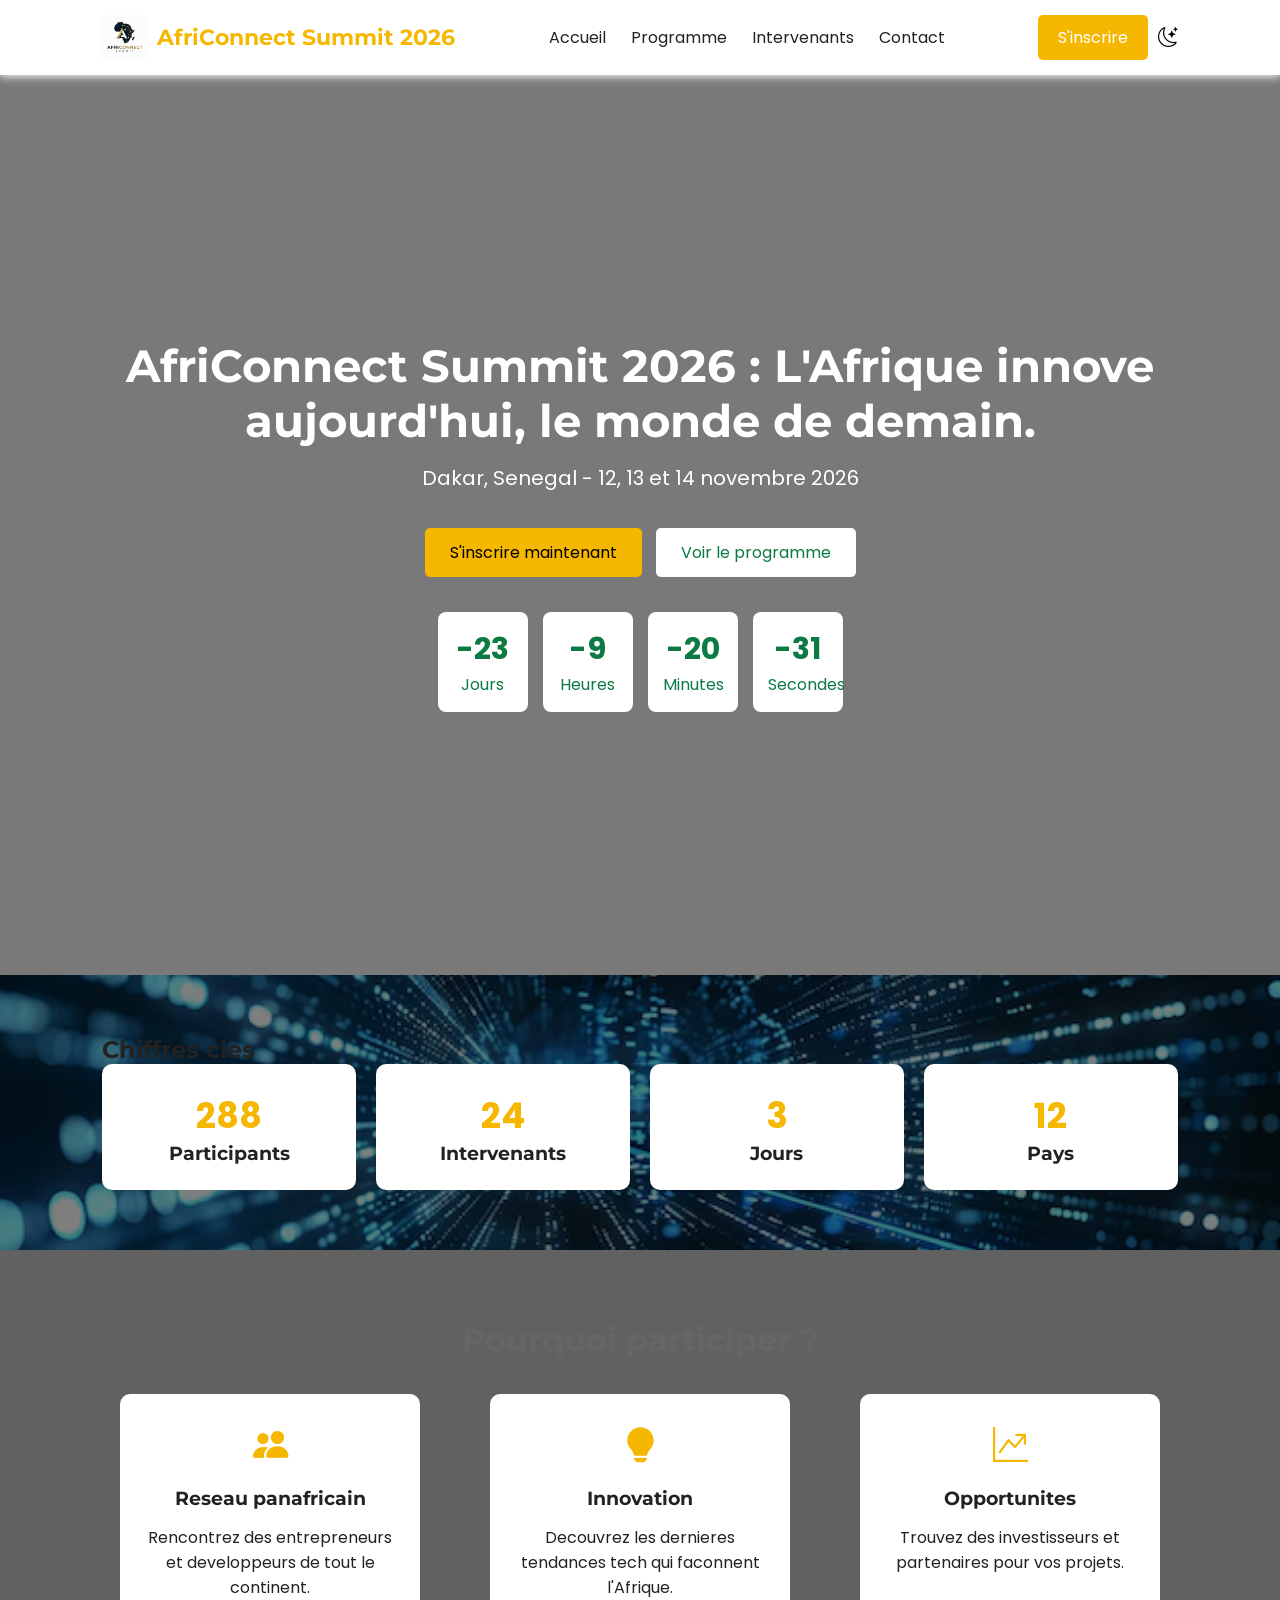
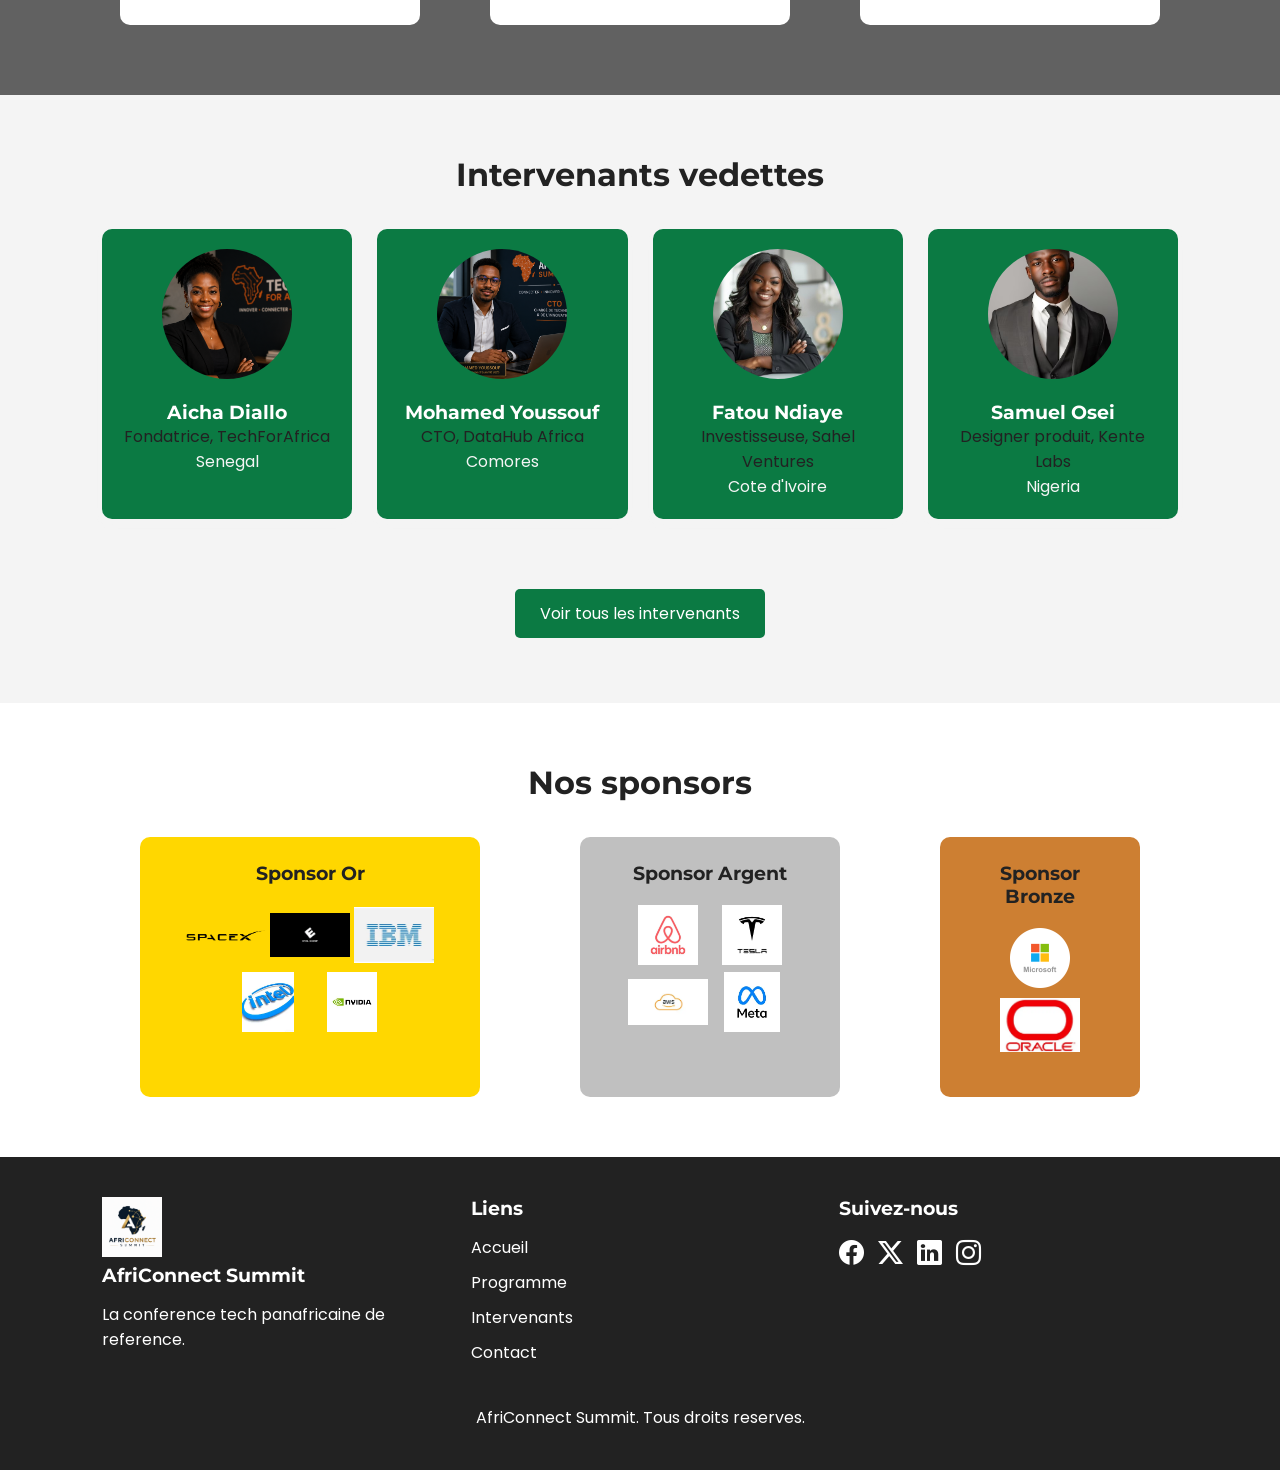
<file: index.html>
<!DOCTYPE html>
<html lang="fr">
<head>
    <meta charset="UTF-8">
    <meta name="viewport" content="width=device-width, initial-scale=1.0">
    <title>AfriConnect Summit 2026 - Accueil</title>

    <link rel="stylesheet" href="https://cdn.jsdelivr.net/npm/bootstrap-icons@1.11.3/font/bootstrap-icons.css">
    <link rel="stylesheet" href="css/style.css">
</head>
<body>

    <header>
        <nav class="navbar" id="navbar">
            <a href="index.html" class="logo">
                 <img src="images/logo.png" alt="">
                AfriConnect Summit 2026
            </a>

            <ul class="nav-links" id="navLinks">
                <li><a href="index.html">Accueil</a></li>
                <li><a href="programme.html">Programme</a></li>
                <li><a href="intervenants.html">Intervenants</a></li>
                <li><a href="contact.html">Contact</a></li>
            </ul>

            <div class="nav-actions">
                <a href="contact.html" class="nav-cta">S'inscrire</a>

                <button id="themeToggle">
                    <i class="bi bi-moon-stars"></i>
                </button>

                <button id="hamburger" class="hamburger">
                    <i class="bi bi-list"></i>
                </button>
            </div>
        </nav>
    </header>

    <main>

        <!-- hero -->
        <section class="hero" id="hero">
             <video class="hero-video" autoplay muted loop playsinline>
            <source src="images/hero.mp4"></video>
            <div class="hero-content">
                <h1>AfriConnect Summit 2026 : L'Afrique innove aujourd'hui, le monde de demain.</h1>
                <p class="hero-subtitle">Dakar, Senegal - 12, 13 et 14 novembre 2026</p>

                <div class="hero-buttons">
                    <a href="contact.html" class="btn btn-primary">S'inscrire maintenant</a>
                    <a href="programme.html" class="btn btn-secondary">Voir le programme</a>
                </div>

                <!-- compte a rebours-->
                <div class="countdown" id="countdown">
                    <div class="countdown-item">
                        <span id="days">00</span>
                        <p>Jours</p>
                    </div>
                    <div class="countdown-item">
                        <span id="hours">00</span>
                        <p>Heures</p>
                    </div>
                    <div class="countdown-item">
                        <span id="minutes">00</span>
                        <p>Minutes</p>
                    </div>
                    <div class="countdown-item">
                        <span id="seconds">00</span>
                        <p>Secondes</p>
                    </div>
                </div>
            </div>
        </section>

        <!-- chiffres cles -->
        <section class="stats" id="stats">
            <h2>Chiffres cles</h2>
            <div class="stats-grid">
                <article class="stat-card">
                    <span class="stat-number" data-target="1200">0</span>
                    <h3>Participants</h3>
                </article>
                <article class="stat-card">
                    <span class="stat-number" data-target="48">0</span>
                    <h3>Intervenants</h3>
                </article>
                <article class="stat-card">
                    <span class="stat-number" data-target="3">0</span>
                    <h3>Jours</h3>
                </article>
                <article class="stat-card">
                    <span class="stat-number" data-target="12">0</span>
                    <h3>Pays</h3>
                </article>
            </div>
        </section>

        <!-- pourquoi participer -->
        <section class="why" id="why">
             <video class="why-video" autoplay muted loop playsinline>
                <source src="images/why.mp4">
             </video>
            <h2>Pourquoi participer ?</h2>
            <div class="why-flex">
                <article class="why-card">
                    <i class="bi bi-people-fill"></i>
                    <h3>Reseau panafricain</h3>
                    <p>Rencontrez des entrepreneurs et developpeurs de tout le continent.</p>
                </article>
                <article class="why-card">
                    <i class="bi bi-lightbulb-fill"></i>
                    <h3>Innovation</h3>
                    <p>Decouvrez les dernieres tendances tech qui faconnent l'Afrique.</p>
                </article>
                <article class="why-card">
                    <i class="bi bi-graph-up-arrow"></i>
                    <h3>Opportunites</h3>
                    <p>Trouvez des investisseurs et partenaires pour vos projets.</p>
                </article>
            </div>
        </section>

        <!-- intervenant vedettes  -->
        <section class="featured-speakers" id="featuredSpeakers">
            <h2>Intervenants vedettes</h2>
            <div class="speakers-grid">
                <article class="speaker-card">
                    <img src="images/fondatrice.png" alt="Aicha Diallo">
                    <h3>Aicha Diallo</h3>
                    <p>Fondatrice, TechForAfrica</p>
                    <span>Senegal</span>
                </article>
                <article class="speaker-card">
                    <img src="images/ctoC.png" alt="mohamed Youssouf">
                    <h3>Mohamed Youssouf</h3>
                    <p>CTO, DataHub Africa</p>
                    <span>Comores</span>
                </article>
                <article class="speaker-card">
                    <img src="images/invessti.jpg" alt="Fatou Ndiaye">
                    <h3>Fatou Ndiaye</h3>
                    <p>Investisseuse, Sahel Ventures</p>
                    <span>Cote d'Ivoire</span>
                </article>
                <article class="speaker-card">
                    <img src="images/DesignerC.avif" alt="Samuel Osei">
                    <h3>Samuel Osei</h3>
                    <p>Designer produit, Kente Labs</p>
                    <span>Nigeria</span>
                </article>
            </div>
            <a href="intervenants.html" class="btn btn-secondary">Voir tous les intervenants</a>
        </section>

        <!-- sponsors -->
        <section class="sponsors" id="sponsors">
            <h2>Nos sponsors</h2>
            <div class="sponsors-flex">
                <div class="sponsor-tier sponsor-gold">
                    <h3> Sponsor Or</h3>
                    <img src="images/SpaceX-Emblema.png" alt="logo SpaceX" class="sponsor-logo"> 
                    <img src="images/evil.webp" alt="logo Evil" class="sponsor-logo">
                    <img src="images/ibm.webp" alt="logo IBM" class="sponsor-logo">
                    <img src="images/intel.webp" alt="logo Intel" class="sponsor-logo">
                    <img src="images/nvi.webp" alt="logo NVI" class="sponsor-logo">
                </div>
                <div class="sponsor-tier sponsor-silver">
                    <h3>Sponsor Argent</h3>
                    <img src="images/airbnb.webp" alt="logo Airbnb" class="sponsor-logo">
                    <img src="images/teslar.webp" alt="logo Tesla" class="sponsor-logo">
                    <img src="images/aws.webp" alt="logo AWS" class="sponsor-logo">
                    <img src="images/meta.webp" alt="logo Meta" class="sponsor-logo">
                </div>
                <div class="sponsor-tier sponsor-bronze">
                    <h3>Sponsor Bronze</h3>
                    <img src="images/microsoft.webp" alt="logo Microsoft" class="sponsor-logo">
                    <img src="images/oracle.webp" alt="logo Oracle" class="sponsor-logo">
                </div>
            </div>
        </section>

    </main>

    <footer>
        <div class="footer-flex">
            <div class="footer-col">
                 <img src="images/logo.png" alt="logo footer" class="footer-logo">
                <h3>AfriConnect Summit</h3>
                <p>La conference tech panafricaine de reference.</p>
            </div>
            <div class="footer-col">
                <h3>Liens</h3>
                <ul>
                    <li><a href="index.html">Accueil</a></li>
                    <li><a href="programme.html">Programme</a></li>
                    <li><a href="intervenants.html">Intervenants</a></li>
                    <li><a href="contact.html">Contact</a></li>
                </ul>
            </div>
            <div class="footer-col">
                <h3>Suivez-nous</h3>
                <div class="social-icons">
                    <a href=""><i class="bi bi-facebook"></i></a>
                    <a href=""><i class="bi bi-twitter-x"></i></a>
                    <a href=""><i class="bi bi-linkedin"></i></a>
                    <a href=""><i class="bi bi-instagram"></i></a>
                </div>
            </div>
        </div>
        <p class="copyright"> <span id="year"></span> AfriConnect Summit. Tous droits reserves.</p>
        <button id="backToTop">
            <i class="bi bi-arrow-up"></i>
        </button>
    </footer>

    <script src="js/main.js"></script>
</body>
</html>
</file>
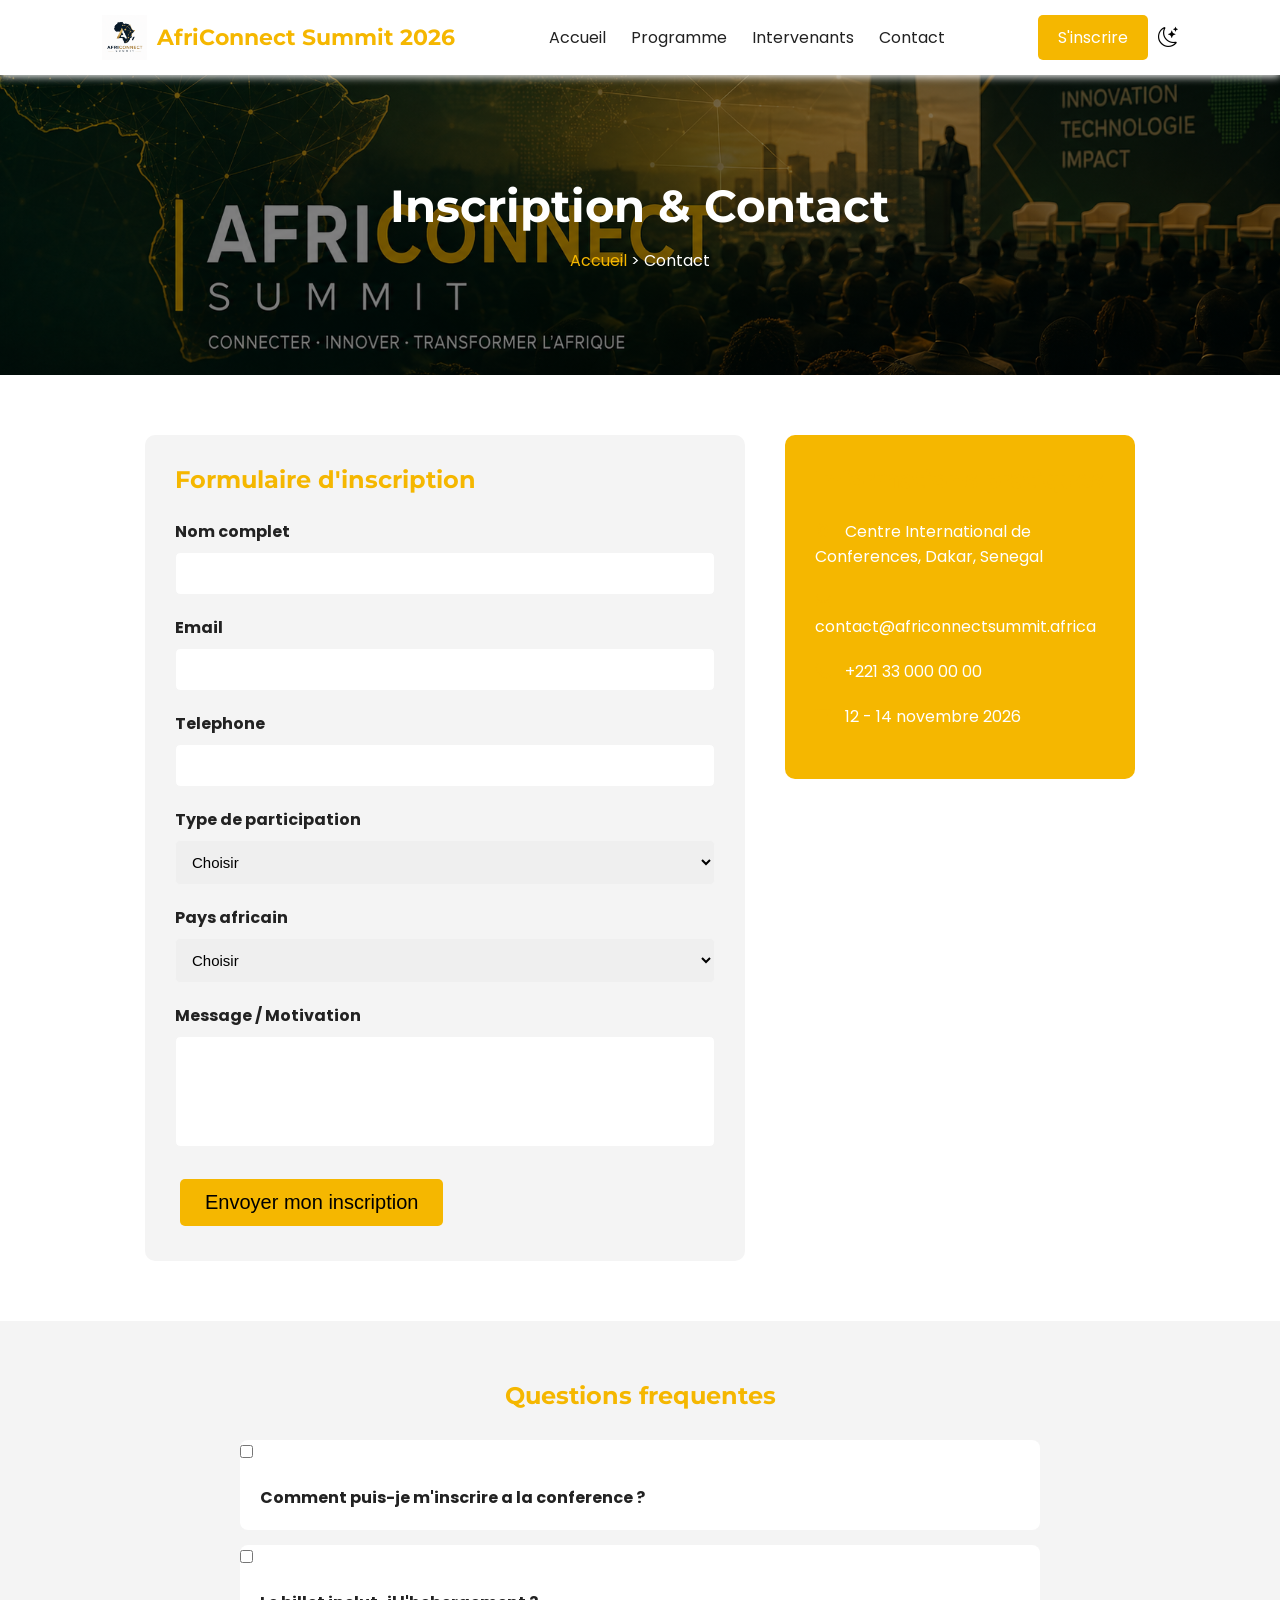
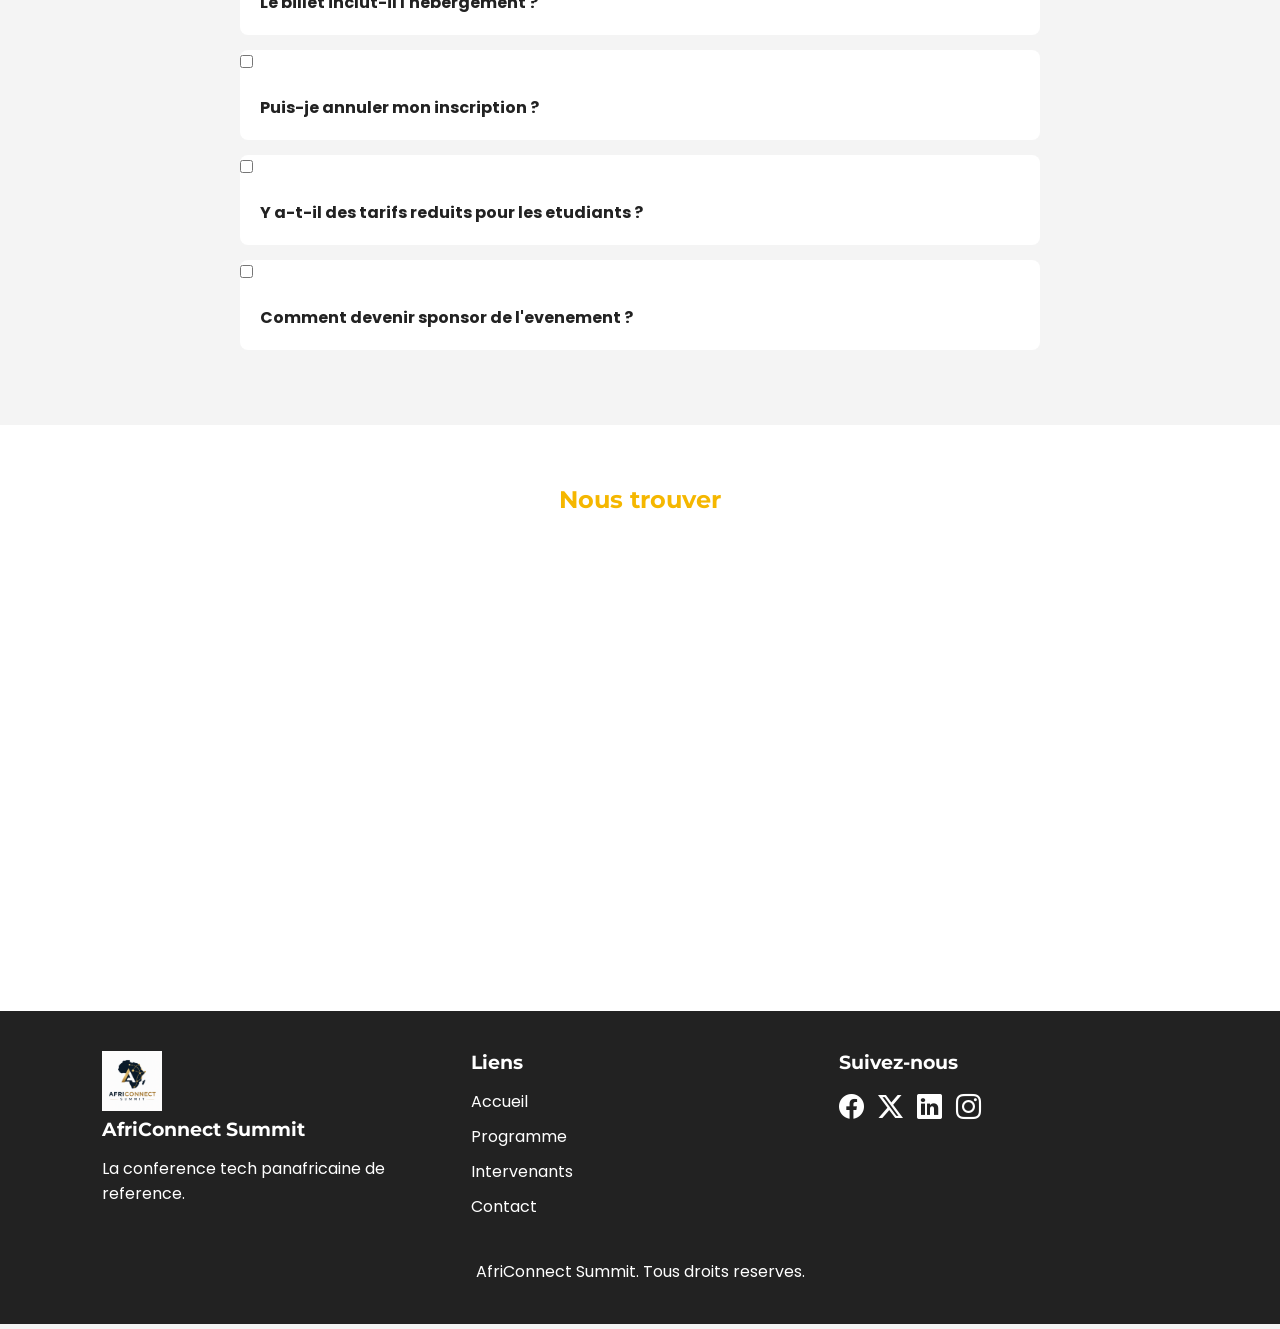
<file: contact.html>
<!DOCTYPE html>
<html lang="fr">
<head>
    <meta charset="UTF-8">
    <meta name="viewport" content="width=device-width, initial-scale=1.0">
    <title>AfriConnect Summit 2026 - Inscription & Contact</title>

    <link rel="stylesheet" href="https://cdn.jsdelivr.net/npm/bootstrap-icons@1.11.3/font/bootstrap-icons.css">
    <link rel="stylesheet" href="css/style.css">
</head>
<body>

    <header>
        <nav class="navbar" id="navbar">
            <a href="index.html" class="logo">
                 <img src="images/logo.png" alt="">
                AfriConnect Summit 2026
            </a>

            <ul class="nav-links" id="navLinks">
                <li><a href="index.html">Accueil</a></li>
                <li><a href="programme.html">Programme</a></li>
                <li><a href="intervenants.html">Intervenants</a></li>
                <li><a href="contact.html" class="active">Contact</a></li>
            </ul>

            <div class="nav-actions">
                <a href="contact.html" class="nav-cta">S'inscrire</a>
                <button id="themeToggle">
                    <i class="bi bi-moon-stars"></i>
                </button>
                <button id="hamburger" class="hamburger">
                    <i class="bi bi-list"></i>
                </button>
            </div>
        </nav>
    </header>

    <main>

        <section class="page-hero">
            <h1>Inscription & Contact</h1>
            <nav>
                <a href="index.html">Accueil</a> > <span>Contact</span>
            </nav>
        </section>

        <!-- formulaire d'inscription -->
        <section class="contact-section" id="contactSection">
            <div class="contact-flex">

                <form id="registrationForm" class="registration-form" novalidate>
                    <h2>Formulaire d'inscription</h2>

                    <div class="form-group">
                        <label for="fullName">Nom complet</label>
                        <input type="text" id="fullName" name="fullName">
                        <span class="error-message" id="fullNameError"></span>
                    </div>

                    <div class="form-group">
                        <label for="email">Email</label>
                        <input type="email" id="email" name="email">
                        <span class="error-message" id="emailError"></span>
                    </div>

                    <div class="form-group">
                        <label for="phone">Telephone</label>
                        <input type="tel" id="phone" name="phone">
                        <span class="error-message" id="phoneError"></span>
                    </div>

                    <div class="form-group">
                        <label for="participationType">Type de participation</label>
                        <select id="participationType" name="participationType">
                            <option value="type de participation"> Choisir</option>
                            <option value="participant">Participant</option>
                            <option value="intervenant">Intervenant</option>
                            <option value="sponsor">Sponsor</option>
                            <option value="presse">Presse</option>
                        </select>
                        <span class="error-message" id="participationTypeError"></span>
                    </div>

                    <div class="form-group">
                        <label for="country">Pays africain</label>
                        <select id="country" name="country">
                            <option value="pays">Choisir</option>
                            <option value="Comores">Comores</option>
                            <option value="senegal">Senegal</option>
                            <option value="ghana">Ghana</option>
                            <option value="nigeria">Nigeria</option>
                            <option value="maroc">Maroc</option>
                            <option value="mali">Mali</option>
                            <option value="rdc">RDC</option>
                            <option value="cameroun">Cameroun</option>
                            <option value="kenya">Kenya</option>
                            <option value="tunisie">Tunisie</option>
                            <option value="benin">Benin</option>
                        </select>
                        <span class="error-message" id="countryError"></span>
                    </div>

                    <div class="form-group">
                        <label for="message">Message / Motivation</label>
                        <textarea id="message" name="message" rows="5" required></textarea>
                        <span class="error-message" id="messageError"></span>
                    </div>

                    <button type="submit" class="btn btn-primary">Envoyer mon inscription</button>

                    <p class="success-message" id="successMessage">Votre inscription a bien ete envoyee !</p>
                </form>

                <aside class="contact-info">
                    <h2>Informations pratiques</h2>
                    <p><i class="bi bi-geo-alt"></i> Centre International de Conferences, Dakar, Senegal</p>
                    <p><i class="bi bi-envelope"></i> contact@africonnectsummit.africa</p>
                    <p><i class="bi bi-telephone"></i> +221 33 000 00 00</p>
                    <p><i class="bi bi-calendar-event"></i> 12 - 14 novembre 2026</p>
                </aside>

            </div>
        </section>

        <!-- faq -->
        <section class="faq" id="faq">
            <h2>Questions frequentes</h2>

            <div class="accordion">
                <div class="accordion-item">
                    <input type="checkbox" id="faq1" class="accordion-toggle">
                    <label for="faq1" class="accordion-header">Comment puis-je m'inscrire a la conference ?</label>
                    <div class="accordion-content">
                        <p>Remplissez le formulaire d'inscription ci-dessus avec vos informations personnelles.</p>
                    </div>
                </div>

                <div class="accordion-item">
                    <input type="checkbox" id="faq2" class="accordion-toggle">
                    <label for="faq2" class="accordion-header">Le billet inclut-il l'hebergement ?</label>
                    <div class="accordion-content">
                        <p>Non, l'hebergement n'est pas inclus mais des partenaires hoteliers seront proposes.</p>
                    </div>
                </div>

                <div class="accordion-item">
                    <input type="checkbox" id="faq3" class="accordion-toggle">
                    <label for="faq3" class="accordion-header">Puis-je annuler mon inscription ?</label>
                    <div class="accordion-content">
                        <p>Oui, l'annulation est possible jusqu'a 30 jours avant l'evenement.</p>
                    </div>
                </div>

                <div class="accordion-item">
                    <input type="checkbox" id="faq4" class="accordion-toggle">
                    <label for="faq4" class="accordion-header">Y a-t-il des tarifs reduits pour les etudiants ?</label>
                    <div class="accordion-content">
                        <p>Oui, un tarif etudiant est disponible sur presentation d'une carte etudiante valide.</p>
                    </div>
                </div>

                <div class="accordion-item">
                    <input type="checkbox" id="faq5" class="accordion-toggle">
                    <label for="faq5" class="accordion-header">Comment devenir sponsor de l'evenement ?</label>
                    <div class="accordion-content">
                        <p>Contactez-nous directement par email pour recevoir notre dossier de partenariat.</p>
                    </div>
                </div>
            </div>
        </section>

        <!-- carte -->
        <section class="map-section" id="mapSection">
            <h2>Nous trouver</h2>
            <iframe
                src="https://www.google.com/maps/embed?pb=!1m18!1m12!1m3!1d3858.9!2d-17.4676!3d14.7167!2m3!1f0!2f0!3f0!3m2!1i1024!2i768!4f13.1!3m3!1m2!1s0x0%3A0x0!2zMTTCsDQzJzAwLjEiTiAxN8KwMjgnMDMuNCJX!5e0!3m2!1sfr!2ssn!4v1234567890"
                width="900"
                height="400"
                style="border:0;"
                allowfullscreen=""
                loading="lazy">
            </iframe>
        </section>

    </main>

    <footer>
        <div class="footer-flex">
            <div class="footer-col">
                 <img src="images/logo.png" alt="" class="footer-logo">
                <h3>AfriConnect Summit</h3>
                <p>La conference tech panafricaine de reference.</p>
            </div>
            <div class="footer-col">
                <h3>Liens</h3>
                <ul>
                    <li><a href="index.html">Accueil</a></li>
                    <li><a href="programme.html">Programme</a></li>
                    <li><a href="intervenants.html">Intervenants</a></li>
                    <li><a href="contact.html">Contact</a></li>
                </ul>
            </div>
            <div class="footer-col">
                <h3>Suivez-nous</h3>
                <div class="social-icons">
                    <a href="#"><i class="bi bi-facebook"></i></a>
                    <a href="#"><i class="bi bi-twitter-x"></i></a>
                    <a href="#"><i class="bi bi-linkedin"></i></a>
                    <a href="#"><i class="bi bi-instagram"></i></a>
                </div>
            </div>
        </div>
        <p class="copyright"> <span id="year"></span> AfriConnect Summit. Tous droits reserves.</p>
        <button id="backToTop">
            <i class="bi bi-arrow-up"></i>
        </button>
    </footer>

    <script src="js/main.js"></script>
</body>
</html>
</file>
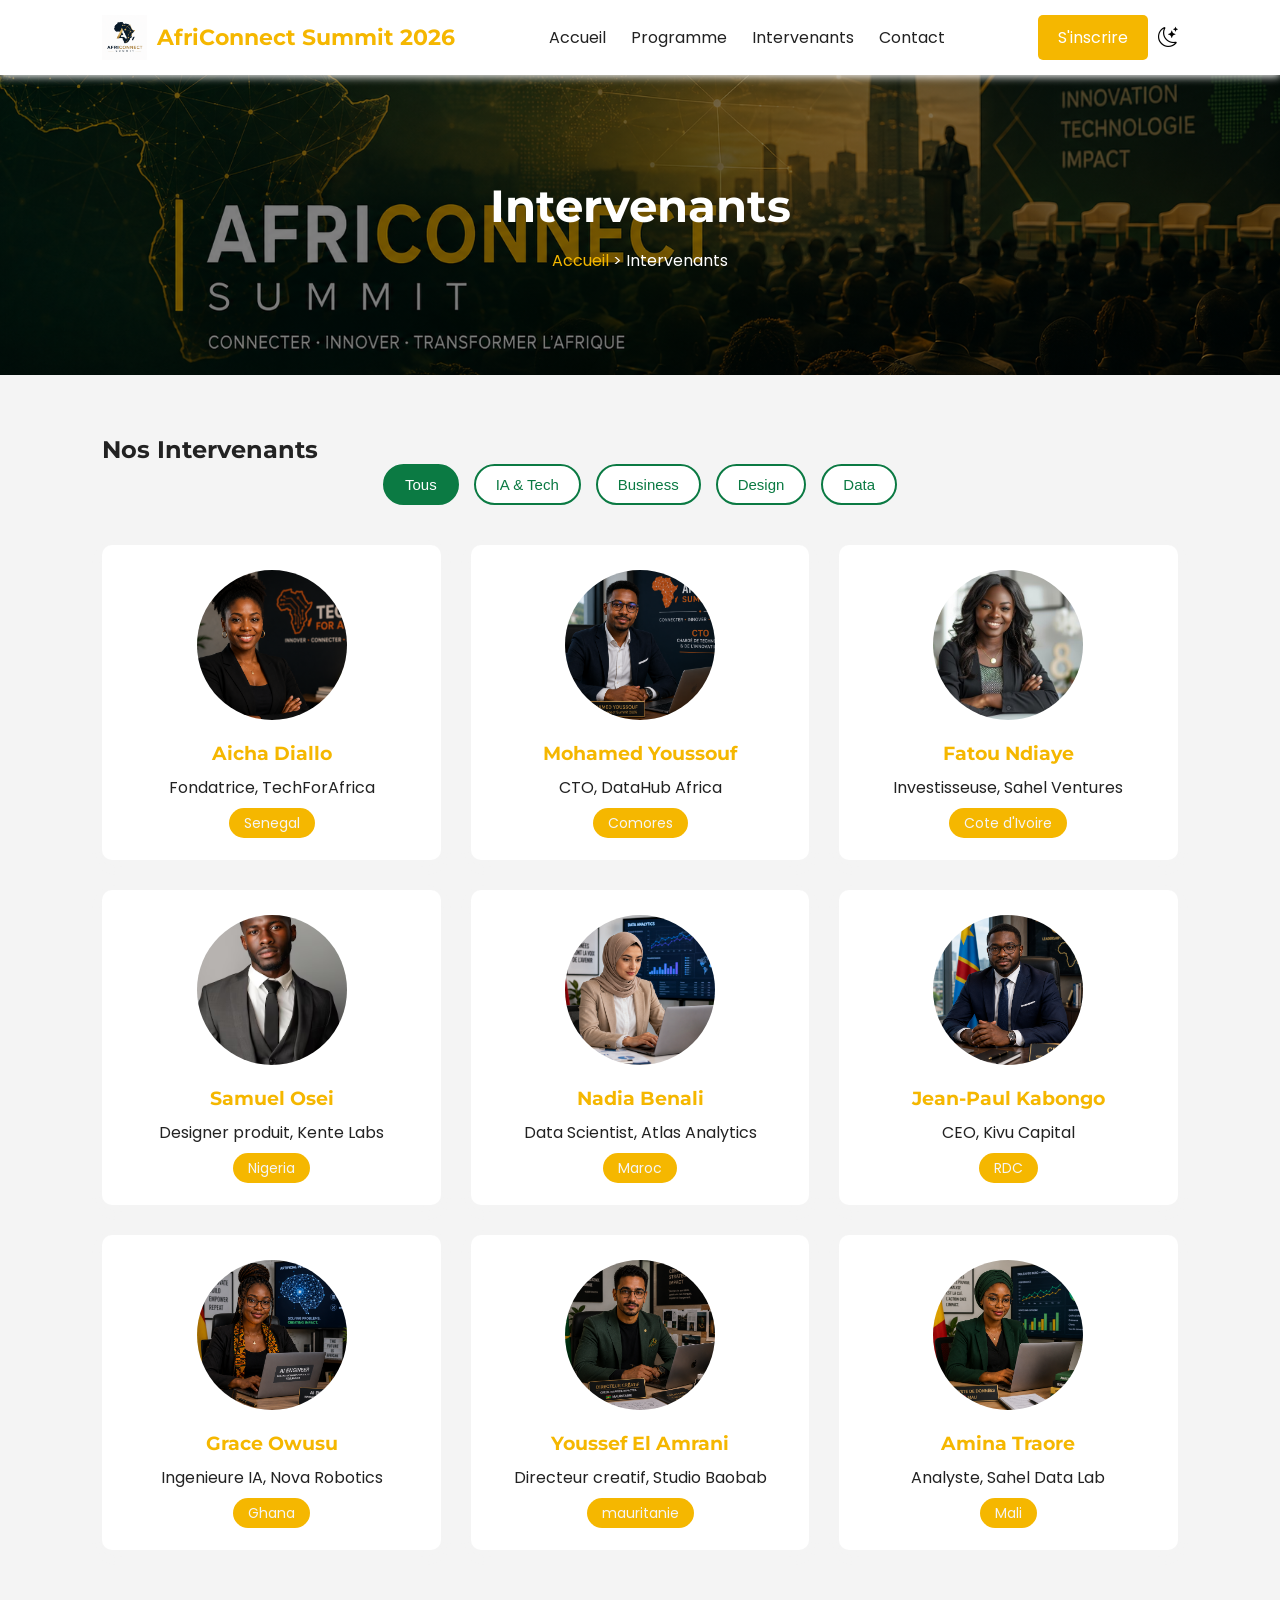
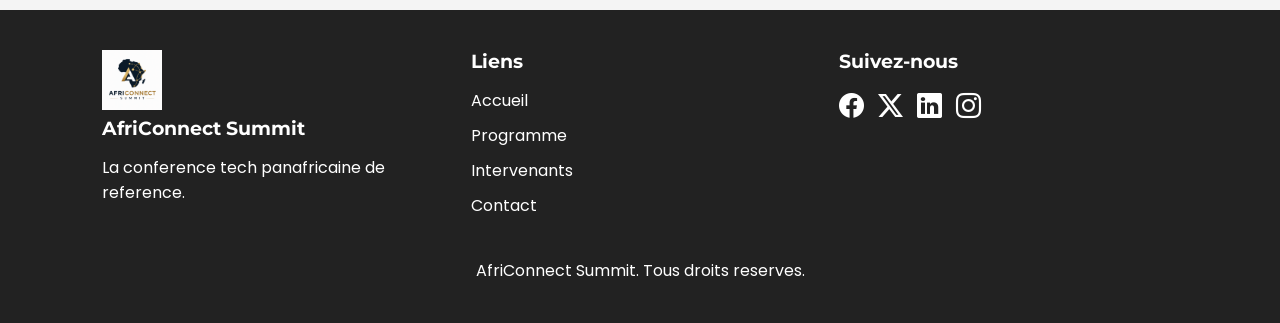
<file: intervenants.html>
<!DOCTYPE html>
<html lang="fr">
<head>
    <meta charset="UTF-8">
    <meta name="viewport" content="width=device-width, initial-scale=1.0">
    <title>AfriConnect Summit 2026 - Intervenants</title>
    
    <link rel="stylesheet" href="https://cdn.jsdelivr.net/npm/bootstrap-icons@1.11.3/font/bootstrap-icons.css">
    <link rel="stylesheet" href="css/style.css">
</head>
<body>

    <header>
        <nav class="navbar" id="navbar">
            <a href="index.html" class="logo">
                 <img src="images/logo.png" alt="">
                AfriConnect Summit 2026
            </a>

            <ul class="nav-links" id="navLinks">
                <li><a href="index.html">Accueil</a></li>
                <li><a href="programme.html">Programme</a></li>
                <li><a href="intervenants.html" class="active">Intervenants</a></li>
                <li><a href="contact.html">Contact</a></li>
            </ul>

            <div class="nav-actions">
                <a href="contact.html" class="nav-cta">S'inscrire</a>
                <button id="themeToggle">
                    <i class="bi bi-moon-stars"></i>
                </button>
                <button id="hamburger" class="hamburger">
                    <i class="bi bi-list"></i>
                </button>
            </div>
        </nav>
    </header>

    <main>

        <section class="page-hero">
            <h1>Intervenants</h1>
            <nav>
                <a href="index.html">Accueil</a> > <span>Intervenants</span>
            </nav>
        </section>

        <!-- filtrage avec JS -->
        <section class="speakers-page" id="speakersPage">
<h2>Nos Intervenants</h2>
            <div class="filters">
                <button class="filter-btn active" data-filter="tous">Tous</button>
                <button class="filter-btn" data-filter="ia-tech">IA & Tech</button>
                <button class="filter-btn" data-filter="business">Business</button>
                <button class="filter-btn" data-filter="design">Design</button>
                <button class="filter-btn" data-filter="data">Data</button>
            </div>

            <div class="speakers-full-grid">

                <article class="speaker-card" data-category="ia-tech">
                    <img src="images/fondatrice.png" alt="Aicha Diallo">
                    <h3>Aicha Diallo</h3>
                    <p>Fondatrice, TechForAfrica</p>
                    <span>Senegal</span>
                </article>

                <article class="speaker-card" data-category="ia-tech">
                    <img src="images/ctoC.png" alt="Mohamed Youssouf">
                    <h3>Mohamed Youssouf</h3>
                    <p>CTO, DataHub Africa</p>
                    <span>Comores</span>
                </article>

                <article class="speaker-card" data-category="business">
                    <img src="images/invessti.jpg" alt="Fatou Ndiaye">
                    <h3>Fatou Ndiaye</h3>
                    <p>Investisseuse, Sahel Ventures</p>
                    <span>Cote d'Ivoire</span>
                </article>

                <article class="speaker-card" data-category="design">
                    <img src="images/DesignerC.avif" alt="Samuel Osei">
                    <h3>Samuel Osei</h3>
                    <p>Designer produit, Kente Labs</p>
                    <span>Nigeria</span>
                </article>

                <article class="speaker-card" data-category="data">
                    <img src="images/maroc.png" alt="Nadia Benali">
                    <h3>Nadia Benali</h3>
                    <p>Data Scientist, Atlas Analytics</p>
                    <span>Maroc</span>
                </article>

                <article class="speaker-card" data-category="business">
                    <img src="images/rdc.png" alt="Jean-Paul Kabongo">
                    <h3>Jean-Paul Kabongo</h3>
                    <p>CEO, Kivu Capital</p>
                    <span>RDC</span>
                </article>

                <article class="speaker-card" data-category="ia-tech">
                    <img src="images/gn.png" alt="Grace Owusu">
                    <h3>Grace Owusu</h3>
                    <p>Ingenieure IA, Nova Robotics</p>
                    <span>Ghana</span>
                </article>

                <article class="speaker-card" data-category="design">
                    <img src="images/mauritanie.png" alt="Youssef El Amrani">
                    <h3>Youssef El Amrani</h3>
                    <p>Directeur creatif, Studio Baobab</p>
                    <span>mauritanie</span>
                </article>

                <article class="speaker-card" data-category="data">
                    <img src="images/mali.png" alt="Amina Traore">
                    <h3>Amina Traore</h3>
                    <p>Analyste, Sahel Data Lab</p>
                    <span>Mali</span>
                </article>

            </div>
        </section>

    </main>

    <footer>
        <div class="footer-flex">
            <div class="footer-col">
                 <img src="images/logo.png" alt="" class="footer-logo">
                <h3>AfriConnect Summit</h3>
                <p>La conference tech panafricaine de reference.</p>
            </div>
            <div class="footer-col">
                <h3>Liens</h3>
                <ul>
                    <li><a href="index.html">Accueil</a></li>
                    <li><a href="programme.html">Programme</a></li>
                    <li><a href="intervenants.html">Intervenants</a></li>
                    <li><a href="contact.html">Contact</a></li>
                </ul>
            </div>
            <div class="footer-col">
                <h3>Suivez-nous</h3>
                <div class="social-icons">
                    <a href="#"><i class="bi bi-facebook"></i></a>
                    <a href="#"><i class="bi bi-twitter-x"></i></a>
                    <a href="#"><i class="bi bi-linkedin"></i></a>
                    <a href="#"><i class="bi bi-instagram"></i></a>
                </div>
            </div>
        </div>
        <p class="copyright"> <span id="year"></span> AfriConnect Summit. Tous droits reserves.</p>
        <button id="backToTop">
            <i class="bi bi-arrow-up"></i>
        </button>
    </footer>

    <script src="js/main.js"></script>
</body>
</html>
</file>
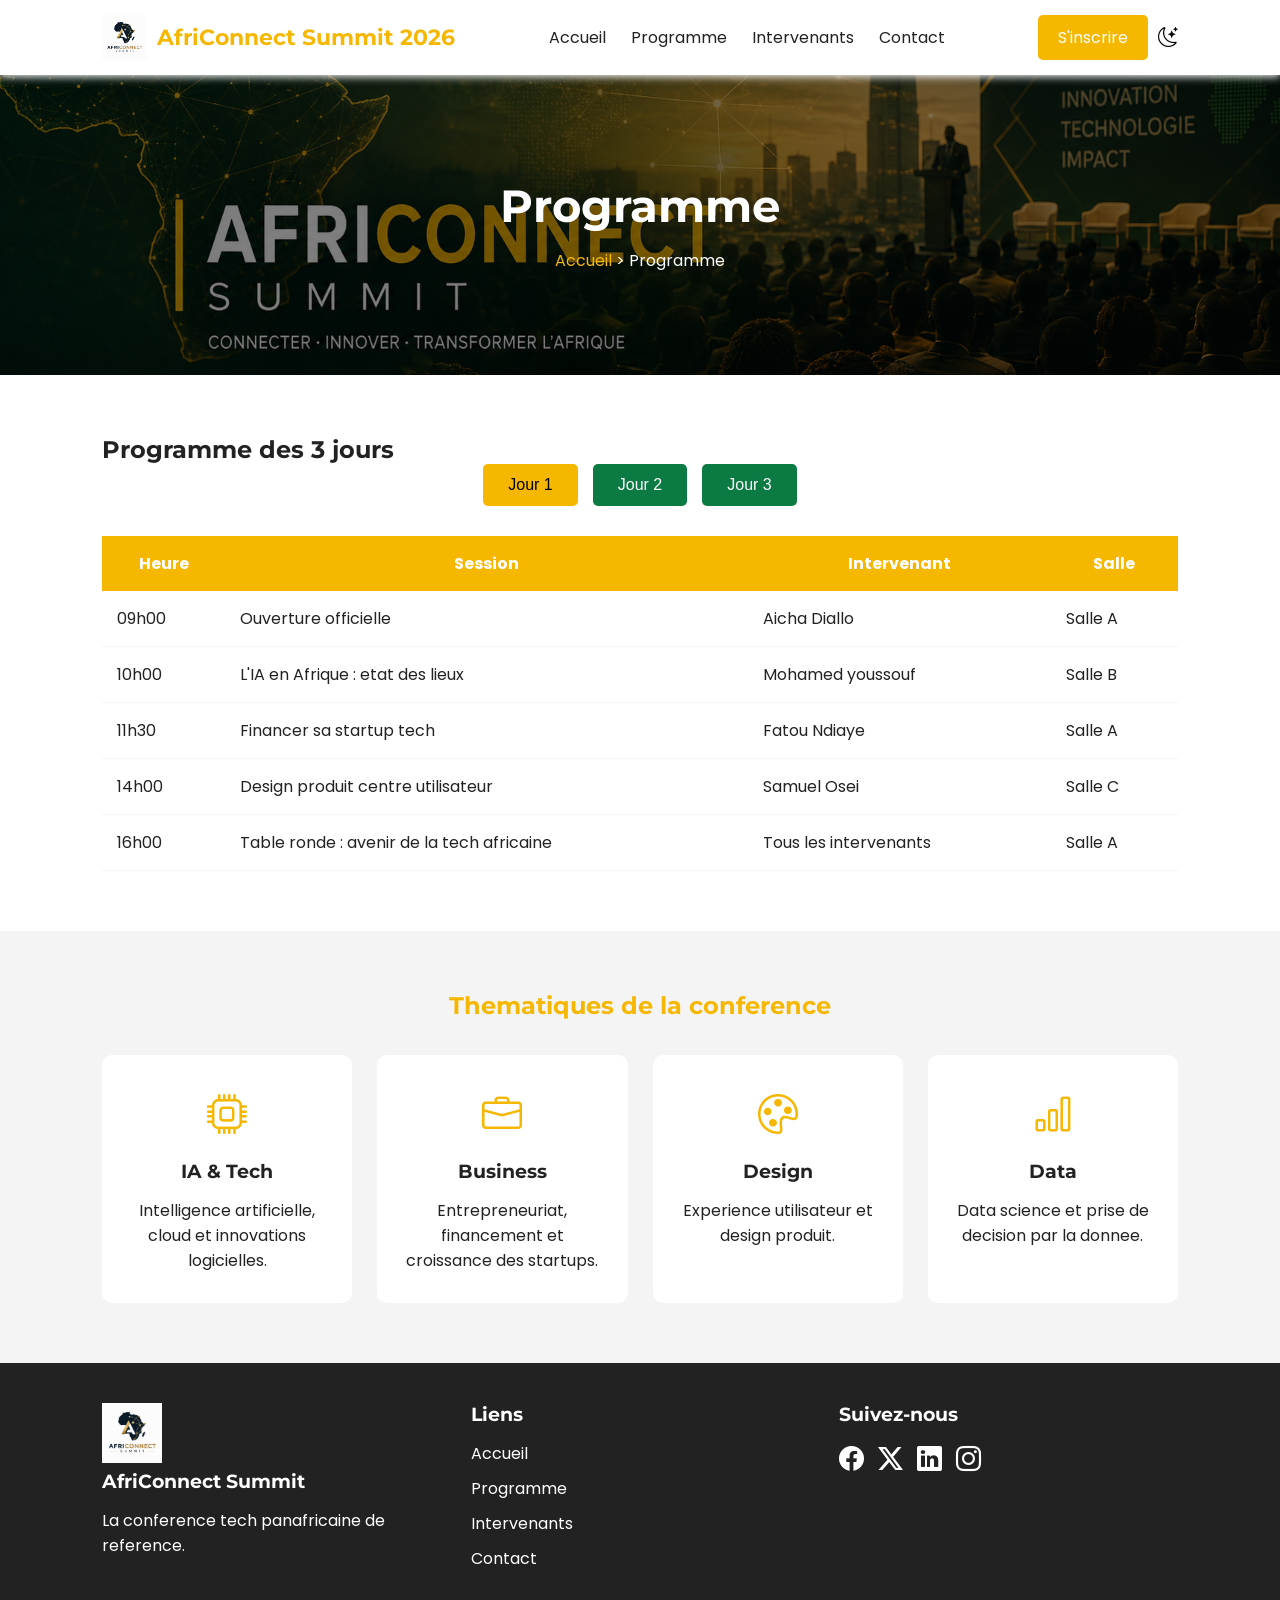
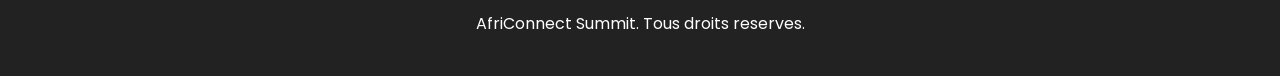
<file: programme.html>
<!DOCTYPE html>
<html lang="fr">
<head>
    <meta charset="UTF-8">
    <meta name="viewport" content="width=device-width, initial-scale=1.0">
    <title>AfriConnect Summit 2026 - Programme</title>

    <link rel="stylesheet" href="https://cdn.jsdelivr.net/npm/bootstrap-icons@1.11.3/font/bootstrap-icons.css">
    <link rel="stylesheet" href="css/style.css">
</head>
<body>

    <header>
        <nav class="navbar" id="navbar">
            <a href="index.html" class="logo">
                 <img src="images/logo.png" alt="">
                AfriConnect Summit 2026
                
            </a>
            <ul class="nav-links" id="navLinks">
                <li><a href="index.html">Accueil</a></li>
                <li><a href="programme.html" class="active">Programme</a></li>
                <li><a href="intervenants.html">Intervenants</a></li>
                <li><a href="contact.html">Contact</a></li>
            </ul>

            <div class="nav-actions">
                <a href="contact.html" class="nav-cta">S'inscrire</a>
                <button id="themeToggle">
                    <i class="bi bi-moon-stars"></i>
                </button>
                <button id="hamburger" class="hamburger">
                    <i class="bi bi-list"></i>
                </button>
            </div>
        </nav>
    </header>

    <main>

        <section class="page-hero">
            <h1>Programme</h1>
            <nav>
                <a href="index.html">Accueil</a> > <span>Programme</span>
            </nav>
        </section>

        <!-- onglets des 3 jours -->
        <section class="schedule" id="schedule">
            <h2>Programme des 3 jours</h2>

            <div class="tabs">
                <button class="tab-btn active" data-day="day1">Jour 1</button>
                <button class="tab-btn" data-day="day2">Jour 2</button>
                <button class="tab-btn" data-day="day3">Jour 3</button>
            </div>

            <div class="tab-content active" id="day1">
                <table>
                    <thead>
                        <tr>
                            <th>Heure</th>
                            <th>Session</th>
                            <th>Intervenant</th>
                            <th>Salle</th>
                        </tr>
                    </thead>
                    <tbody>
                        <tr>
                            <td>09h00</td>
                            <td>Ouverture officielle</td>
                            <td>Aicha Diallo</td>
                            <td>Salle A</td>
                        </tr>
                        <tr>
                            <td>10h00</td>
                            <td>L'IA en Afrique : etat des lieux</td>
                            <td>Mohamed youssouf</td>
                            <td>Salle B</td>
                        </tr>
                        <tr>
                            <td>11h30</td>
                            <td>Financer sa startup tech</td>
                            <td>Fatou Ndiaye</td>
                            <td>Salle A</td>
                        </tr>
                        <tr>
                            <td>14h00</td>
                            <td>Design produit centre utilisateur</td>
                            <td>Samuel Osei</td>
                            <td>Salle C</td>
                        </tr>
                        <tr>
                            <td>16h00</td>
                            <td>Table ronde : avenir de la tech africaine</td>
                            <td>Tous les intervenants</td>
                            <td>Salle A</td>
                        </tr>
                    </tbody>
                </table>
            </div>

            <div class="tab-content" id="day2">
                <table>
                    <thead>
                        <tr>
                            <th>Heure</th>
                            <th>Session</th>
                            <th>Intervenant</th>
                            <th>Salle</th>
                        </tr>
                    </thead>
                    <tbody>
                        <tr>
                            <td>09h00</td>
                            <td>Cybersecurite en Afrique francophone</td>
                            <td>Mohamed youssouf</td>
                            <td>Salle B</td>
                        </tr>
                        <tr>
                            <td>10h30</td>
                            <td>Data science appliquee a l'agriculture</td>
                            <td>Fatou Ndiaye</td>
                            <td>Salle A</td>
                        </tr>
                        <tr>
                            <td>12h00</td>
                            <td>Atelier UX/UI</td>
                            <td>Samuel Osei</td>
                            <td>Salle C</td>
                        </tr>
                        <tr>
                            <td>14h30</td>
                            <td>Pitch startups</td>
                            <td>Aicha Diallo</td>
                            <td>Salle A</td>
                        </tr>
                        <tr>
                            <td>16h30</td>
                            <td>Networking sponsors</td>
                            <td>Tous les intervenants</td>
                            <td>Hall principal</td>
                        </tr>
                    </tbody>
                </table>
            </div>

            <div class="tab-content" id="day3">
                <table>
                    <thead>
                        <tr>
                            <th>Heure</th>
                            <th>Session</th>
                            <th>Intervenant</th>
                            <th>Salle</th>
                        </tr>
                    </thead>
                    <tbody>
                        <tr>
                            <td>09h00</td>
                            <td>Blockchain et paiements mobiles</td>
                            <td>Mohamed youssouf</td>
                            <td>Salle B</td>
                        </tr>
                        <tr>
                            <td>10h30</td>
                            <td>Femmes dans la tech</td>
                            <td>Fatou Ndiaye</td>
                            <td>Salle A</td>
                        </tr>
                        <tr>
                            <td>12h00</td>
                            <td>Design systems a grande echelle</td>
                            <td>Samuel Osei</td>
                            <td>Salle C</td>
                        </tr>
                        <tr>
                            <td>14h00</td>
                            <td>Cloture et remise de prix</td>
                            <td>Aicha Diallo</td>
                            <td>Salle A</td>
                        </tr>
                        <tr>
                            <td>15h30</td>
                            <td>Cocktail de cloture</td>
                            <td>Tous les intervenants</td>
                            <td>Hall principal</td>
                        </tr>
                    </tbody>
                </table>
            </div>
        </section>

        <!-- thematiques -->
        <section class="themes" id="themes">
            <h2>Thematiques de la conference</h2>
            <div class="themes-grid">
                <article class="theme-card">
                    <i class="bi bi-cpu"></i>
                    <h3>IA & Tech</h3>
                    <p>Intelligence artificielle, cloud et innovations logicielles.</p>
                </article>
                <article class="theme-card">
                    <i class="bi bi-briefcase"></i>
                    <h3>Business</h3>
                    <p>Entrepreneuriat, financement et croissance des startups.</p>
                </article>
                <article class="theme-card">
                    <i class="bi bi-palette"></i>
                    <h3>Design</h3>
                    <p>Experience utilisateur et design produit.</p>
                </article>
                <article class="theme-card">
                    <i class="bi bi-bar-chart"></i>
                    <h3>Data</h3>
                    <p>Data science et prise de decision par la donnee.</p>
                </article>
            </div>
        </section>

    </main>

    <footer>
        <div class="footer-flex">
            <div class="footer-col">
                 <img src="images/logo.png" alt="" class="footer-logo">
                <h3>AfriConnect Summit</h3>
                <p>La conference tech panafricaine de reference.</p>
            </div>
            <div class="footer-col">
                <h3>Liens</h3>
                <ul>
                    <li><a href="index.html">Accueil</a></li>
                    <li><a href="programme.html">Programme</a></li>
                    <li><a href="intervenants.html">Intervenants</a></li>
                    <li><a href="contact.html">Contact</a></li>
                </ul>
            </div>
            <div class="footer-col">
                <h3>Suivez-nous</h3>
                <div class="social-icons">
                    <a href="#"><i class="bi bi-facebook"></i></a>
                    <a href="#"><i class="bi bi-twitter-x"></i></a>
                    <a href="#"><i class="bi bi-linkedin"></i></a>
                    <a href="#"><i class="bi bi-instagram"></i></a>
                </div>
            </div>
        </div>
        <p class="copyright"> <span id="year"></span> AfriConnect Summit. Tous droits reserves.</p>
        <button id="backToTop">
            <i class="bi bi-arrow-up"></i>
        </button>
    </footer>

    <script src="js/main.js"></script>
</body>
</html>
</file>
<file: css/style.css>
@import url('https://fonts.googleapis.com/css2?family=Montserrat:wght@600;700;800&family=Poppins:wght@300;400;500;600&display=swap');
:root {
    --vert: #0b7a43;
    --jaune: #f5b700;
    --noir: #222;
    --blanc: #fff;
    --gris: #f4f4f4;


    --font-titre: "Montserrat", sans-serif;
    --font-corps: "Poppins", sans-serif;
}
/* reset */
* {
    margin: 0;
    padding: 0;
    box-sizing: border-box;
    
}

a {
    text-decoration: none;
     transition: 0.3s ease;
}
 /* reset */
body {
    font-family: var(--font-corps);
    color: var(--noir);
    background: var(--gris);
}
h1,
h2,
h3,
h4,
.logo {
    font-family: var(--font-titre);
}

/* NAVBAR */

header {
    background: var(--blanc);
    padding: 15px 8%;
    position: sticky;
    top: 0;
    z-index: 1000;
    box-shadow: 0 2px 8px var(--gris);
}

.navbar {
    display: flex;
    justify-content: space-between;
    align-items: center;
}

.logo {
    display: flex;
    align-items: center;
    gap: 10px;
    color: var(--jaune);
    font-size: 22px;
    font-weight: 700;
}

.logo img {
    width: 45px;
}

.nav-links {
    display: flex;
    list-style: none;
    gap: 25px;
}

.nav-links a {
    color: var(--noir);
    transition: 0.3s ease;
}

.nav-links a:hover {
    color: var(--jaune);
}

.nav-actions {
    display: flex;
    gap: 10px;
    align-items: center;
}

.nav-cta {
    background: var(--jaune);
    color: var(--blanc);
    padding: 10px 20px;
    border-radius: 5px;
}

button {
    border: none;
    background: none;
    cursor: pointer;
    font-size: 20px;
}

.hamburger {
    display: none;
}

/* HERO */

.hero {
    height: 100vh;
    position: relative;
    overflow: hidden;
    display: flex;
    align-items: center;
    justify-content: center;
    text-align: center;
    color: white;
}


.hero-video {
    position: absolute;
    width: 100%;
    height: 100%;
    object-fit: cover;
}

.hero::after {
    content: "";
    position: absolute;
    inset: 0;
    background: rgba(0,0,0,0.5);
}

.hero-content {
    position: relative;
    z-index: 2;
}


.hero h1 {
    font-size: 45px;
    margin-bottom: 15px;
}

.hero-subtitle {
    font-size: 20px;
}

.hero-buttons {
    margin: 30px 0;
}

.btn {
    display: inline-block;
    padding: 12px 25px;
    border-radius: 5px;
    margin: 5px;
}
.btn:hover {
    transform: translateY(-3px);
}
.btn-primary {
    background: var(--jaune);
    color: black;
}

.btn-secondary {
    background: var(--blanc);
    color: var(--vert);
}

.countdown {
    display: flex;
    justify-content: center;
    gap: 15px;
}

.countdown-item {
    background: var(--blanc);
    color: var(--vert);
    padding: 15px;
    border-radius: 8px;
    width: 90px;
}

.countdown-item span {
    font-size: 30px;
    font-weight: bold;
}
/* STATS */
.stats {
    padding: 60px 8%;
    background:
        linear-gradient(rgba(0,0,0,0.5), rgba(0,0,0,0.5)),
        url("../images/ligne.avif");

    background-size: cover;
    background-position: center;

}

.stats-grid {
    display: grid;
    grid-template-columns: repeat(4, 1fr);
    gap: 20px;
}

.stat-card {
    background: var(--blanc);
    text-align: center;
    padding: 25px;
    border-radius: 10px;
     transition: 0.3s ease;
}

.stat-number {
    font-size: 35px;
    font-weight: bold;
    color: var(--jaune);
}

/* POURQUOI PARTICIPER */

.why {
    position: relative;
    padding: 70px 8%;
    color: white;
    overflow: hidden;
}

.why-video {
    position: absolute;
    width: 100%;
    height: 100%;
    object-fit: cover;
    left: 0;
    top: 0;
}

.why::after {
    content: "";
    position: absolute;
    inset: 0;
    background: rgba(0,0,0,0.6);
}

.why h2 {
    text-align: center;
    margin-bottom: 35px;
    font-size: 32px;
}


.featured-speakers h2 {
    text-align: center;
    margin-bottom: 35px;
    font-size: 32px;
}
.sponsors h2 {
    text-align: center;
    margin-bottom: 35px;
    font-size: 32px;
}

.why-flex {
    display: flex;
    justify-content: center;
    gap: 70px;
    flex-wrap: wrap;
     position: relative;
    z-index: 1;
}

.why-card {
    background: var(--blanc);
    color: var(--noir);
    width: 300px;
    padding: 25px;
    text-align: center;
    border-radius: 10px;
}

.why-card i {
    font-size: 35px;
    color: var(--jaune);
}

.why-card h3 {
    margin: 15px 0;
}

/* INTERVENANTS */

.featured-speakers {
    padding: 60px 8%;
    text-align: center;
}

.speakers-grid {
    display: grid;
    grid-template-columns: repeat(4,1fr);
    gap: 25px;
}

.speaker-card {
    background: var(--vert);
    padding: 20px;
    border-radius: 10px;
    box-shadow: 0 5px 10px var(--gris);
}
.speaker-card:hover {
    transform: translateY(-5px);
    transition: 0.3s;
}

.speaker-card img {
    width: 130px;
    height: 130px;
    object-fit: cover;
    border-radius: 50%;
}

.speaker-card h3 {
    margin-top: 15px;
    color: var(--blanc);
}

.speaker-card span {
    color: whitesmoke;
}
.featured-speakers .btn {
    margin-top: 70px;
    background: var(--vert);
    color: var(--blanc);
}

/* SPONSORS */

.sponsors {
    padding: 60px 8%;
    background: var(--blanc);
}

.sponsors-flex {
    display: flex;
    justify-content: center;
    gap: 100px;
    flex-wrap: wrap;
}

.sponsor-tier {
    background: var(--gris);
    width: 300px;
    padding: 25px;
    border-radius: 10px;
    text-align: center;
}
.sponsor-gold {
    background:gold;
     width: 340px;
    min-height: 260px;
}

.sponsor-silver {
    background:silver;
    width: 260px;
    min-height: 200px;
}

.sponsor-bronze {
    background:#cd7f32;
   width: 200px;
    min-height: 100px;
}

.sponsor-tier h3 {
    margin-bottom: 20px;
}

.sponsor-logos {
    display: flex;
    justify-content: center;
    align-items: center;
    flex-wrap: wrap;
    gap: 20px;
}

.sponsor-logo {
    width: 80px;
    height: 60px;
    object-fit: contain;
}

/* FOOTER */

footer {
    background: #222;
    color: var(--blanc);
    padding: 40px 8%;
}

.footer-flex {
    display: flex;
    justify-content: space-between;
    gap: 30px;
}

.footer-col {
    flex: 1;
}

.footer-logo {
    width: 60px;
}

.footer-col h3 {
    margin-bottom: 15px;
}

.footer-col ul {
    list-style: none;
}

.footer-col li {
    margin: 10px 0;
}

.footer-col a {
    color: var(--blanc);
}

.social-icons a {
    color: var(--blanc);
    font-size: 25px;
    margin-right: 10px;
}

.copyright {
    text-align: center;
    margin-top: 30px;
}
#backToTop {
    position: fixed;
    bottom: 20px;
    right: 20px;

    background: var(--vert);
    color: var(--blanc);

    padding: 12px;
    border-radius: 50%;

    opacity: 0;
    visibility: hidden;

    transition: 0.3s ease;
}

#backToTop.show {
    opacity: 1;
    visibility: visible;
}
/* PAGE HERO */

.page-hero {
    height: 300px;
    background: linear-gradient(
        rgba(0,0,0,0.5),
        rgba(0,0,0,0.5)
    ),
    url("../images/filigrane.png");

    background-size: cover;
    background-position: center;

    display: flex;
    flex-direction: column;
    justify-content: center;
    align-items: center;

    color: var(--blanc);
    text-align: center;
}

.page-hero h1 {
    font-size: 45px;
    margin-bottom: 15px;
}

.page-hero nav a {
    color: var(--jaune);
}

/* PROGRAMME */

.schedule {
    padding: 60px 8%;
    background: var(--blanc);
}

/* ONGLET JOUR */

.tabs {
    display: flex;
    justify-content: center;
    gap: 15px;
    margin-bottom: 30px;
}

.tab-btn {
    background: var(--vert);
    color: var(--blanc);
    padding: 12px 25px;
    border-radius: 5px;
    font-size: 16px;
}

.tab-btn.active {
    background: var(--jaune);
    color: black;
}

/* TABLEAU */

.tab-content {
    display: none;
}

.tab-content.active {
    display: block;
}

table {
    width: 100%;
    border-collapse: collapse;
    background: var(--blanc);
}

th {
    background: var(--jaune);
    color: var(--blanc);
    padding: 15px;
}

td {
    padding: 15px;
    border-bottom: 1px solid var(--gris);
}


/* THEMATIQUES */

.themes {
    padding: 60px 8%;
    background: var(--gris);
}

.themes h2 {
    text-align: center;
    margin-bottom: 35px;
    color: var(--jaune);
}

.themes-grid {
    display: grid;
    grid-template-columns: repeat(4,1fr);
    gap: 25px;
}

.theme-card {
    background: var(--blanc);
    text-align: center;
    padding: 30px 20px;
    border-radius: 10px;
}

.theme-card i {
    font-size: 40px;
    color: var(--jaune);
}

.theme-card h3 {
    margin: 15px 0;
}

/* PAGE INTERVENANTS */

.speakers-page {
    padding: 60px 8%;
    background: var(--gris);
}

/* FILTRES */

.filters {
    display: flex;
    justify-content: center;
    gap: 15px;
    flex-wrap: wrap;
    margin-bottom: 40px;
}

.filter-btn {
    background: var(--blanc);
    color: var(--vert);
    border: 2px solid var(--vert);
    padding: 10px 20px;
    border-radius: 25px;
    font-size: 15px;
}

.filter-btn:hover {
    background: var(--vert);
    color: var(--blanc);
}
.filter-btn.active {
    background: var(--vert);
    color: var(--blanc);
}

/* GRILLE INTERVENANTS */

.speakers-full-grid {
    display: grid;
    grid-template-columns: repeat(3,1fr);
    gap: 30px;
}

.speakers-full-grid .speaker-card {
    background: var(--blanc);
    padding: 25px;
    text-align: center;
    border-radius: 10px;
    box-shadow: 0 5px 15px var(--gris);
    transition: 0.3s;
}

.speakers-full-grid .speaker-card:hover {
    transform: translateY(-5px);
}

.speakers-full-grid .speaker-card img {
    width: 150px;
    height: 150px;
    object-fit: cover;
    border-radius: 50%;
}

.speakers-full-grid .speaker-card h3 {
    margin-top: 15px;
    color: var(--jaune);
}

.speakers-full-grid .speaker-card p {
    margin: 10px 0;
}

.speakers-full-grid .speaker-card span {
    background: var(--jaune);
    padding: 5px 15px;
    border-radius: 15px;
    font-size: 14px;
}

/* FILTRAGE JS */

.speaker-card.hide {
    display: none;
}

/* FORMULAIRE */

.contact-section {
    padding: 60px 8%;
    background: var(--blanc);
}

.contact-flex {
    display: flex;
    justify-content: center;
    gap: 40px;
    align-items: flex-start;
}

.registration-form {
    background: var(--gris);
    padding: 30px;
    width: 600px;
    border-radius: 10px;
}

.registration-form h2,
.contact-info h2 {
    margin-bottom: 25px;
    color: var(--jaune);
}

.form-group {
    margin-bottom: 20px;
}

.form-group label {
    display: block;
    margin-bottom: 8px;
    font-weight: bold;
}

.form-group input,
.form-group select,
.form-group textarea {

    width: 100%;
    padding: 12px;

    border: 1px solid var(--gris);
    border-radius: 5px;

    font-size: 15px;
}

.form-group textarea {
    resize: none;
}

.error-message {
    color: red;
    font-size: 14px;
}

.success-message {
    color: green;
    margin-top: 15px;
    display: none;
}

/* INFORMATIONS */

.contact-info {
    background: var(--jaune);
    color: var(--blanc);
    padding: 30px;
    width: 350px;
    border-radius: 10px;
}
.contact-info p {
    margin: 20px 0;
}
.contact-info i {
    color: var(--jaune);
    margin-right: 10px;
}
/* FAQ */
.faq {
    padding: 60px 8%;
    background: var(--gris);
}

.faq h2 {
    text-align: center;
    color: var(--jaune);
    margin-bottom: 30px;
}
.map-section h2 {

    text-align: center;
    color: var(--jaune);
    margin-bottom: 30px;

}

.accordion {

    max-width: 800px;
    margin: auto;

}

.accordion-item {

    background: var(--blanc);
    margin-bottom: 15px;
    border-radius: 8px;
    overflow: hidden;

}


.accordion-header {

    display: block;
    padding: 20px;
    cursor: pointer;
    font-weight: bold;

}

.accordion-content {

    max-height: 0;
    overflow: hidden;

    padding: 0 20px;

    transition: 0.3s;

}

.accordion-toggle:checked ~ .accordion-content {

    max-height: 100px;
    padding: 20px;

}

/* CARTE */
.iframe{
    width: 600px;
    height: 400px;
    border: 0;
}

.map-section {

    padding: 60px 8%;
    background: var(--blanc);

}

.map-section iframe {

    border-radius: 10px;

}

/* darkmode */
body.dark-mode .schedule,
body.dark-mode .themes,
body.dark-mode .sponsors,
body.dark-mode .speakers-page,
body.dark-mode .faq,
body.dark-mode .map-section {
    background: var(--noir);
    color: var(--blanc);
}
body.dark-mode .accordion-item {
    background: var(--noir);
}

body.dark-mode .accordion-header {
    color: var(--blanc);
}

body.dark-mode .accordion-content {
    color: var(--blanc);
}



body.dark-mode .nav-cta {
    background: var(--jaune);
    color: var(--noir);
}

body.dark-mode #themeToggle {
    background: var(--jaune);
    color: var(--noir);
}
body.dark-mode #themeToggle i {
    color: var(--noir);
}
body.dark-mode #hamburger {
    background: var(--jaune);
}
body.dark-mode #hamburger i {
    color: var(--blanc);
}

body.dark-mode {
    background: var(--noir);
    color: var(--blanc);
}

body.dark-mode header {
    background: var(--noir);
    box-shadow: 0 2px 8px rgba(0,0,0,0.6);
}

body.dark-mode a {
    color: var(--blanc);
}
body.dark-mode .nav-links{
    background: var(--noir);
}

body.dark-mode .nav-links a{
    color: var(--blanc);
}


body.dark-mode .nav-links a:hover {
    color: var(--jaune);
}
body.dark-mode .logo {
    color: var(--jaune);
}
body.dark-mode .page-hero nav a {
    color: var(--jaune);
}

body.dark-mode .stat-card {
    background: var(--noir);
    color: var(--blanc);
}
body.dark-mode .speaker-card {
    background: var(--noir);
    color: var(--blanc);
}
body.dark-mode .theme-card {
    background: var(--blanc);
    color: var(--noir);
}

body.dark-mode table {
    background: var(--noir);
    color: var(--blanc);
}
body.dark-mode .registration-form {
    background: var(--noir);
    color: var(--blanc);
}
body.dark-mode .contact-section {
    background: var(--noir);
    color: var(--blanc);
}

body.dark-mode th {
    background: var(--jaune);
    color: var(--noir);
}


body.dark-mode .btn-primary {
    background: var(--jaune);
    color: var(--noir);
}
body.dark-mode .btn-secondary {
    background: var(--noir);
    color: var(--jaune);
}
@media (max-width: 768px) {

    .navbar{
        display: flex;
        justify-content: space-between;
        align-items: center;
        flex-wrap: wrap;
    }

    .hamburger{
        display: block;
    }

    .nav-links{
        order: 3;
        width: 100%;

        display: flex;
        flex-direction: column;
        align-items: center;

        background: var(--blanc);

        max-height: 0;
        overflow: hidden;

        transition: max-height 0.4s ease;
        gap: 15px;
    }
    .nav-actions{
        margin-left: auto;
        display: flex;
        align-items: center;
        gap: 10px;
    }


    .nav-links.active{
        max-height: 300px;
        padding: 20px 0;
    }

    .stats-grid,
    .speakers-grid,
    .themes-grid,
    .speakers-full-grid{
        grid-template-columns: 1fr;
    }

    .contact-flex,
    .footer-flex{
        flex-direction: column;
    }

    .hero h1{
        font-size: 30px;
    }
}
</file>
